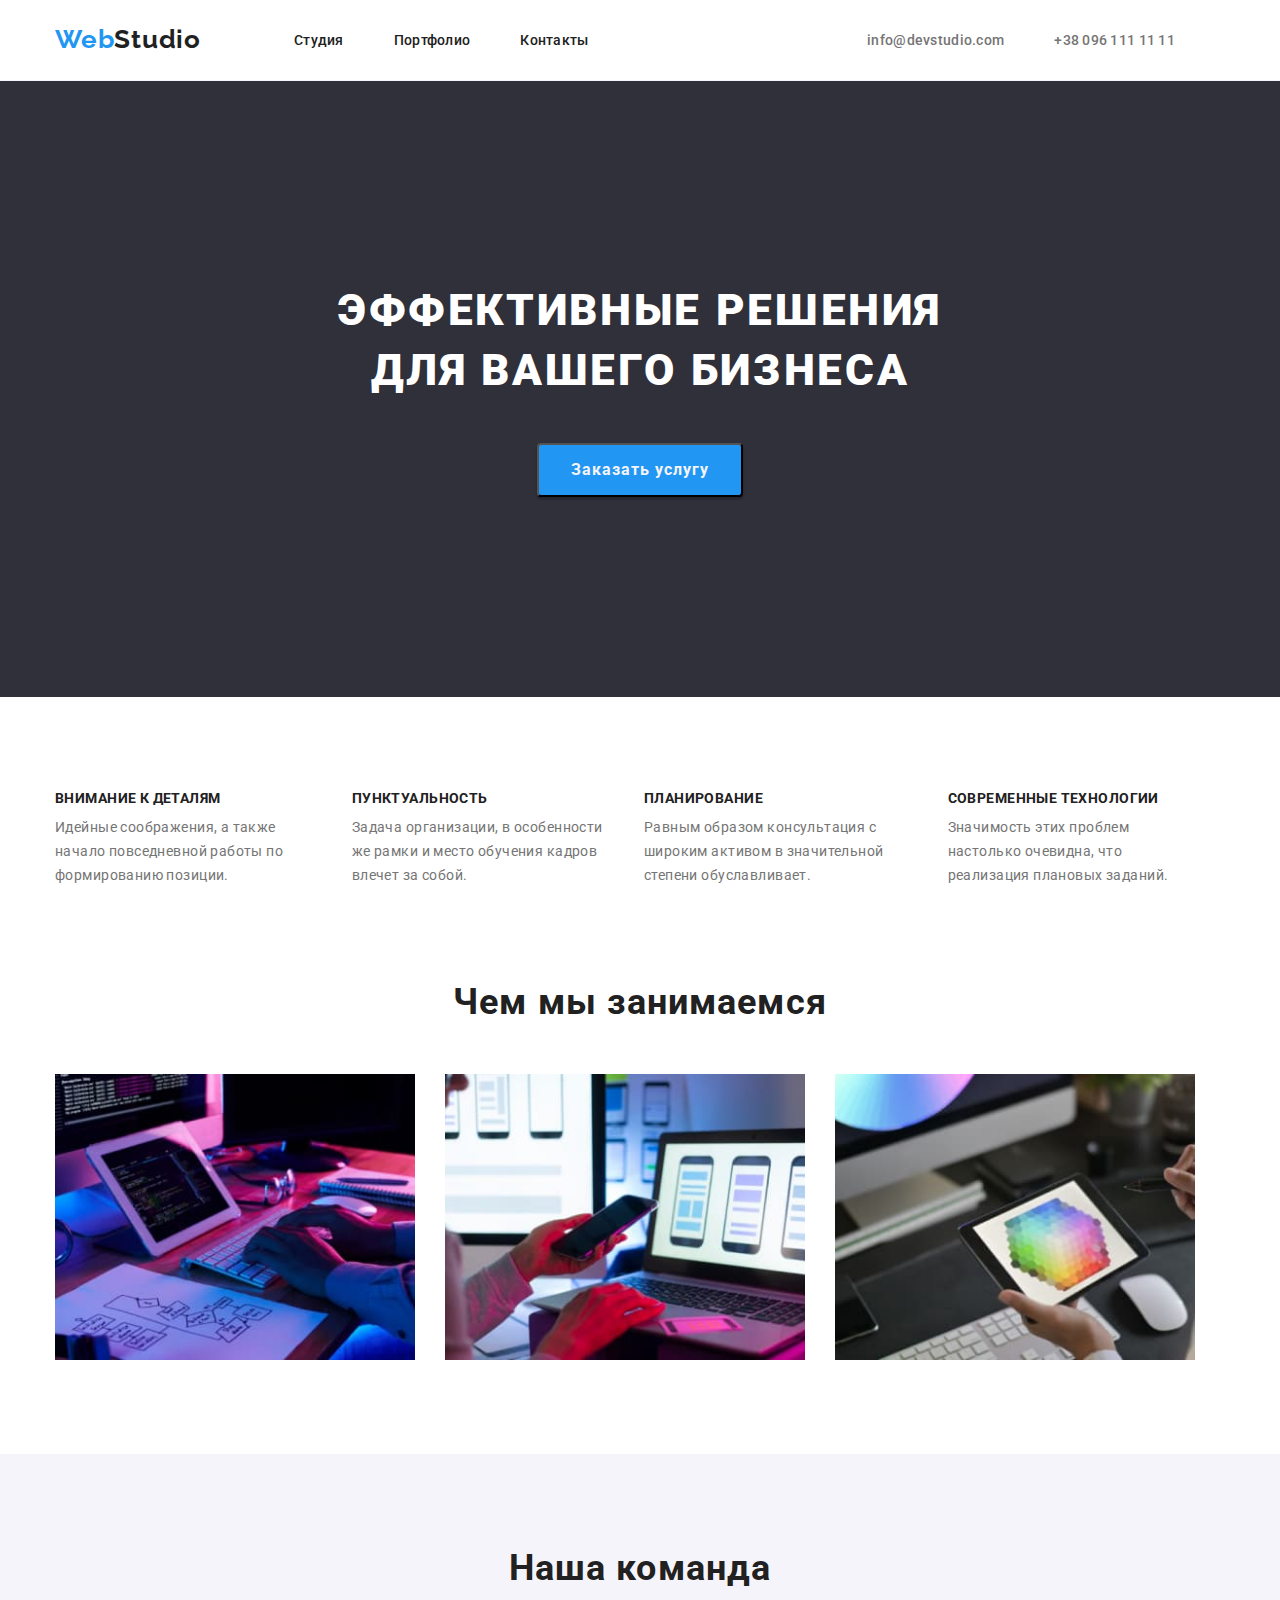
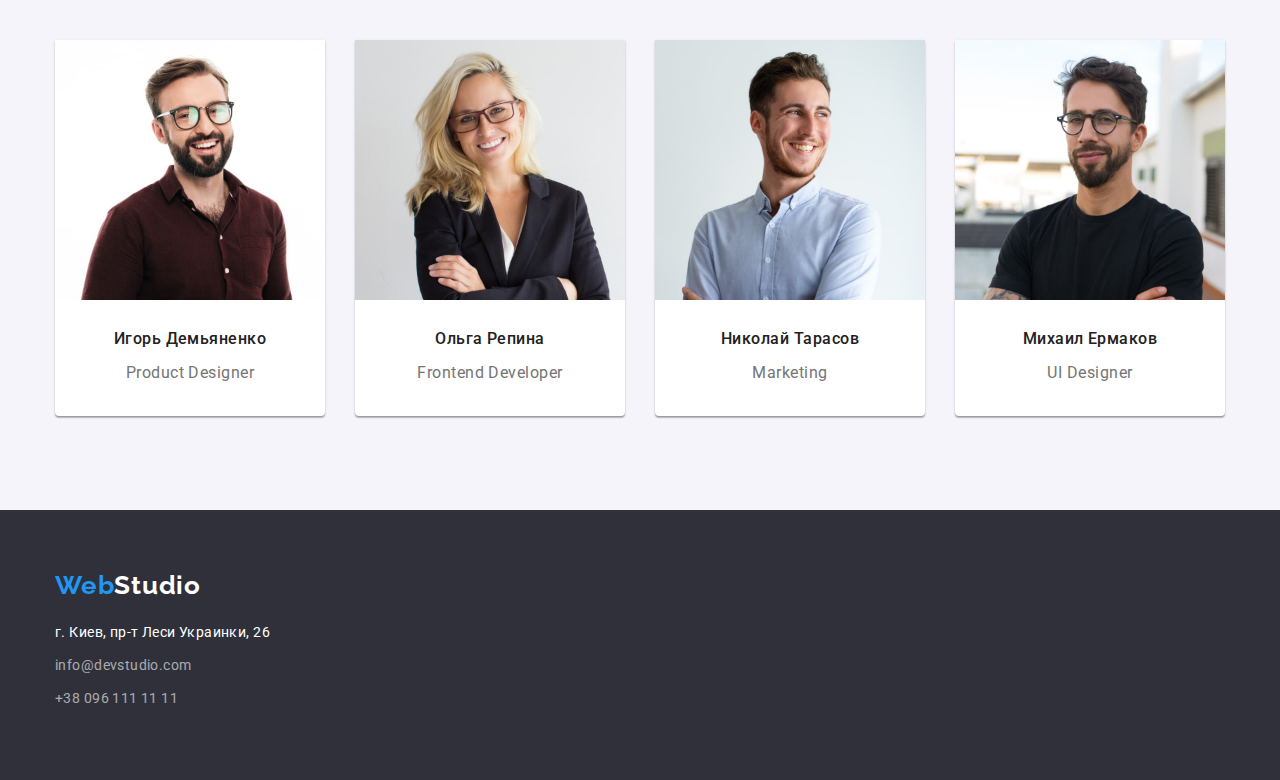
<file: index.html>
<!DOCTYPE html>
<html lang="ru">
<head>
    <meta charset="UTF-8">
    <meta http-equiv="X-UA-Compatible" content="IE=edge">
    <meta name="viewport" content="width=device-width, initial-scale=1.0">
    <title>Document</title>
    <link rel="preconnect" href="https://fonts.googleapis.com">
    <link rel="preconnect" href="https://fonts.gstatic.com" crossorigin>
    <link href="https://fonts.googleapis.com/css2?family=Raleway:wght@700&family=Roboto:wght@400;500;700;900&display=swap" rel="stylesheet">
    <link rel="stylesheet" href="./css/modern-normalize.css">
    <link rel="stylesheet" href="./css/style.css">
</head>
<body>
    <!--header-->
    <header class="header">
        <div class="container header-container">
            <nav class="header-nav">
             <a class="link header-logo" lang="en" href=""><span class="logo-color-header">Web</span>Studio</a>
                <ul class="list header-list">
                    <li><a class="link header-link" href="./index.html">Студия</a></li>
                 <li><a class="link header-link" href="./portfolio.html">Портфолио</a></li>
                    <li><a class="link header-link" href="">Контакты</a></li>
               </ul>
         </nav>
            <div class="header-communication">
                <ul class="list header-contacts">
                    <li>
                        <a class="link header-contact" href="mailto:info@devstudio.com">info@devstudio.com</a>
                    </li>
                   <li>
                       <a class="link header-contact" href="tel:+380961111111">+38 096 111 11 11</a>
                   </li>
               </ul>
            </div>
        </div>
    </header>
    <main>
        <!--hero-->
        <section class="hero section">
            <div class="conteiner hero-container">
            <h1 class="hero-text">ЭФФЕКТИВНЫЕ РЕШЕНИЯ ДЛЯ ВАШЕГО БИЗНЕСА</h1>
            <button type="button" class="button hero-btn">Заказать услугу</button>
            </div>
        </section>
        <!--under_hero-->
        <section class="section">
            <div class="container uh-section">
                <h2 hidden>особенности</h2>
                     <ul class="list uh-list">
                      <li class="uh-title-list">
                          <h3 class="uh-title">ВНИМАНИЕ К ДЕТАЛЯМ</h3>
                         <p class="uh-item">Идейные соображения, а также начало повседневной работы по формированию позиции.</p>
                     </li>
                      <li class="uh-title-list">
                          <h3 class="uh-title">ПУНКТУАЛЬНОСТЬ</h3>
                         <p class="uh-item">Задача организации, в особенности же рамки и место обучения кадров влечет за собой.</p>
                     </li>
                       <li class="uh-title-list">
                          <h3 class="uh-title">ПЛАНИРОВАНИЕ</h3>
                          <p class="uh-item">Равным образом консультация с широким активом в значительной степени обуславливает.</p>
                      </li>
                      <li class="uh-title-list">
                         <h3 class="uh-title">СОВРЕМЕННЫЕ ТЕХНОЛОГИИ</h3>
                         <p class="uh-item">Значимость этих проблем настолько очевидна, что реализация плановых заданий.</p>
                     </li>
                 </ul>
            </div>
        </section>
        <!--work-->
        <section class="section work-section">
            <div class="container">
                 <h2 class="paragraph work-paragraph">Чем мы занимаемся</h2>
                 <ul class="list work-item">
                     <li class="work-item-picture">
                         <img src="./images/pc.jpg" alt="пк" width="370" height="294">
                     </li>
                     <li class="work-item-picture">
                         <img src="./images/smartphone.jpg" alt="смартфон" width="370" height="294">
                     </li>
                      <li class="work-item-picture">
                          <img src="./images/tablet.jpg" alt="планшет" width="370" height="294">
                     </li>
                 </ul>
            </div>
        </section>
        <!--team-->
        <section class="section team-section">
            <div class="container">
                <h2 class="paragraph team-paragraph">Наша команда</h2>
                <div class="container-member">
                <ul class="list team-list">
                    <li class="team-member-list">
                        <img src="./images/demyanenko.jpg" alt="демьяненко" width="270" height="260">
                        <h3 class="team-title">Игорь Демьяненко</h3>
                        <p lang="en" class="team-member">Product Designer</p>
                    </li>
                    </ul>
                    <ul class="list team-list">
                    <li class="team-member-list">
                        <img src="./images/repina.jpg" alt="репина" width="270" height="260">
                        <h3 class="team-title">Ольга Репина</h3>
                        <p lang="en" class="team-member">Frontend Developer</p>
                    </li>
                    </ul>
                    <ul class="list team-list">
                    <li class="team-member-list">
                        <img src="./images/tarasov.jpg" alt="тарасов" width="270" height="260">
                        <h3 class="team-title">Николай Тарасов</h3>
                        <p lang="en" class="team-member">Marketing</p>
                    </li>
                    </ul>
                    <ul class="list team-list">
                    <li class="team-member-list">
                        <img src="./images/ermakov.jpg" alt="ермаков" width="270" height="260">
                        <h3 class="team-title">Михаил Ермаков</h3>
                        <p lang="en" class="team-member">UI Designer</p>
                    </li>
                    </ul>
                </div>
            </div>
        </section>
    </main>
    <footer class="footer">
        <section class="section section-footer">
            <div class="container container-footer">
                <a class="link footer-logo" lang="en" href=""><span class="logo-color-footer">Web</span>Studio</a>
                <address>
                    <ul class="list footer-list">
                        <li class="footer-link-list">
                            <a class="link footer-link" href="https://goo.gl/maps/SByHTxkLmD4HYPQ19">г. Киев, пр-т Леси Украинки, 26</a>
                        </li>
                        <li class="footer-link-list">
                            <a class="link footer-link adr" href="mailto:info@devstudio.com">info@devstudio.com</a>
                        </li>
                        <li class="footer-link-list">
                            <a class="link footer-link adr" href="tel:+380961111111">+38 096 111 11 11</a>
                        </li>
                    </ul>
                </address>
            </div>
        </section>
    </footer>
</body>

</html>
</file>
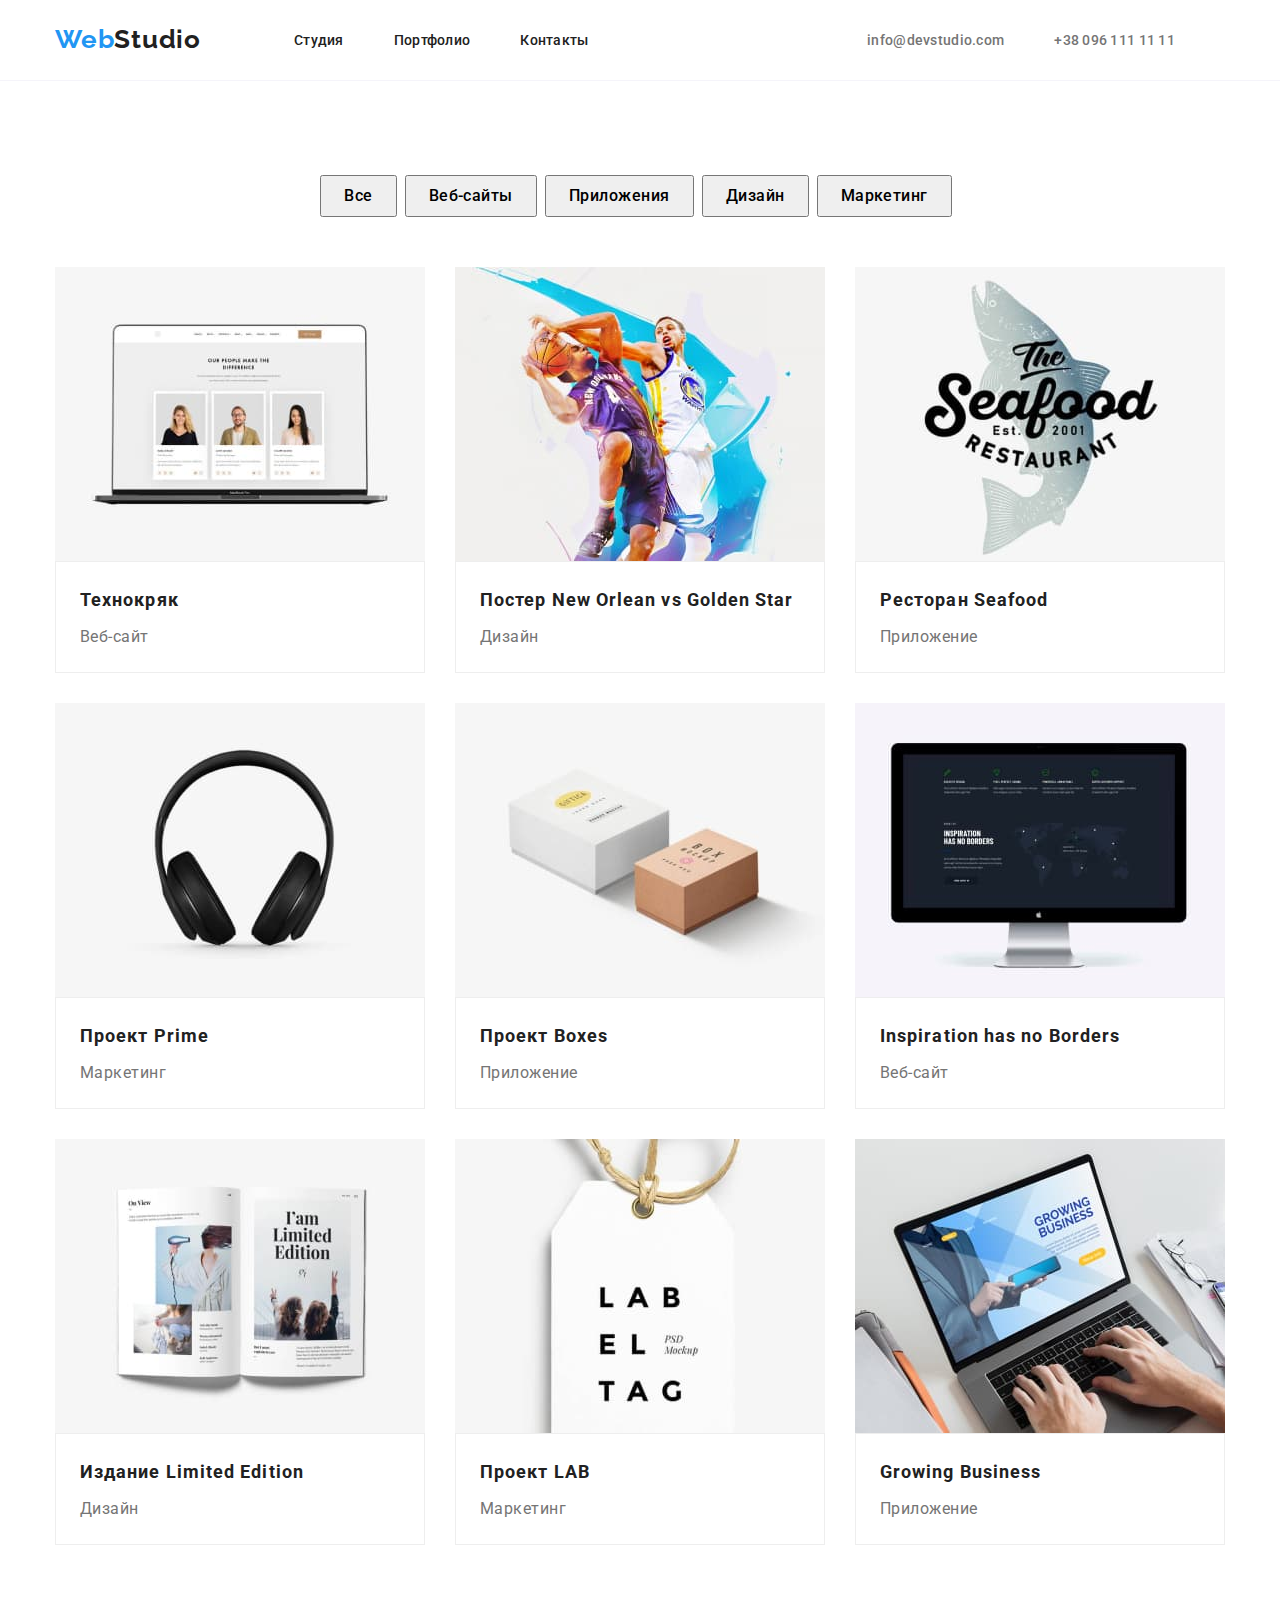
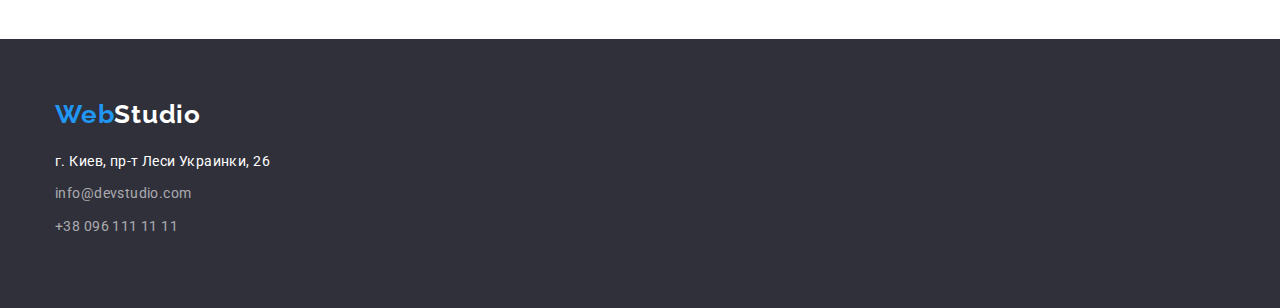
<file: portfolio.html>
<!DOCTYPE html>
<html lang="ru">

<head>
    <meta charset="UTF-8">
    <meta http-equiv="X-UA-Compatible" content="IE=edge">
    <meta name="viewport" content="width=device-width, initial-scale=1.0">
    <title>Document</title>
    <link rel="preconnect" href="https://fonts.googleapis.com">
    <link rel="preconnect" href="https://fonts.gstatic.com" crossorigin>
    <link
        href="https://fonts.googleapis.com/css2?family=Raleway:wght@700&family=Roboto:wght@400;500;700;900&display=swap"
        rel="stylesheet">
    <link rel="stylesheet" href="./css/modern-normalize.css">
    <link rel="stylesheet" href="./css/style.css">
</head>

<body>
    <!--header-->
    <header class="header">
        <div class="container header-container">
            <nav class="header-nav">
                <a class="link header-logo" lang="en" href=""><span class="logo-color-header">Web</span>Studio</a>
                <ul class="list header-list">
                    <li><a class="link header-link" href="./index.html">Студия</a></li>
                    <li><a class="link header-link" href="./portfolio.html">Портфолио</a></li>
                    <li><a class="link header-link" href="">Контакты</a></li>
                </ul>
            </nav>
            <div class="header-communication">
                <ul class="list header-contacts">
                    <li>
                        <a class="link header-contact" href="mailto:info@devstudio.com">info@devstudio.com</a>
                    </li>
                    <li>
                        <a class="link header-contact" href="tel:+380961111111">+38 096 111 11 11</a>
                    </li>
                </ul>
            </div>
        </div>
    </header>
    <main>
        <section class="section">
            <div class="container">
                <!--works_buttons-->
                <ul class="list button-style">
                    <li class="btn-potfolio"><button type="button" class="button-list">Все</button></li>
                    <li class="btn-potfolio"><button type="button" class="button-list">Веб-сайты</button></li>
                    <li class="btn-potfolio"><button type="button" class="button-list">Приложения</button></li>
                    <li class="btn-potfolio"><button type="button" class="button-list">Дизайн</button></li>
                    <li class="btn-potfolio"><button type="button" class="button-list">Маркетинг</button></li>
                </ul>
                <!--our_works-->
                <ul class="list work-portfolio">
                    <li class="work-portfolio-link">
                        <div>
                            <a href="" class="link link-portfolio">
                                <img src="./images/second_list/technocr.jpg" alt="технокряк" width="370" height="294">
                                <div class="description-works">
                                    <h3 class="works-title">Технокряк</h3>
                                    <p class="works-item">Веб-сайт</p>
                                </div>
                        </div>
                        </a>
                    </li>
                    <li class="work-portfolio-link">
                        <div>
                            <a href="" class="link">
                                <img src="./images/second_list/design.jpg" alt="постер" width="370" height="294">
                                <div class="description-works">
                                    <h3 class="works-title">Постер <span lang="en">New Orlean vs Golden Star</span></h3>
                                     <p class="works-item">Дизайн</p>
                                </div>
                            </a>
                        </div>
                    </li>
                    <li class="work-portfolio-link">
                        <div>
                            <a href="" class="link">
                                <img src="./images/second_list/application.jpg" alt="ресторан" width="370" height="294">
                            <div class="description-works">
                                <h3 class="works-title">Ресторан <span lang="en">Seafood</span></h3>
                                <p class="works-item">Приложение</p>
                            </div>
                            </a>
                        </div>
                    </li>
                    <li class="work-portfolio-link">
                        <div>
                            <a href="" class="link">
                                <img src="./images/second_list/marketing.jpg" alt="наушники" width="370" height="294">
                                <div class="description-works">
                                    <h3 class="works-title">Проект <span lang="en">Prime</span></h3>
                                    <p class="works-item">Маркетинг</p>
                                </div>
                            </a>
                        </div>
                    </li>
                    <li class="work-portfolio-link">
                        <div>
                            <a href="" class="link">
                                <img src="./images/second_list/appl_block.jpg" alt="блоки" width="370" height="294">
                                <div class="description-works">
                                    <h3 class="works-title">Проект <span lang="en">Boxes</span></h3>
                                    <p class="works-item">Приложение</p>
                                </div>
                            </a>
                        </div>
                    </li>
                    <li class="work-portfolio-link">
                        <div>
                            <a href="" class="link">
                                <img src="./images/second_list/web_site.jpg" alt="веб-сайт" width="370" height="294">
                                <div class="description-works">
                                    <h3 class="works-title" lang="en">Inspiration has no Borders</h3>
                                    <p class="works-item">Веб-сайт</p>
                                </div>
                            </a>
                        </div>
                    </li>
                    <li class="work-portfolio-link">
                        <div>
                            <a href="" class="link">
                                <img src="./images/second_list/design_book.jpg" alt="книга" width="370" height="294">
                                <div class="description-works">
                                    <h3 class="works-title">Издание <span lang="en">Limited Edition</span></h3>
                                    <p class="works-item">Дизайн</p>
                                </div>
                            </a>
                        </div>
                    </li>
                    <li class="work-portfolio-link">
                        <div>
                            <a href="" class="link">
                                <img src="./images/second_list/marketinng_label.jpg" alt="лейбел" width="370"
                                    height="294">
                                <div class="description-works">
                                    <h3 class="works-title">Проект <span lang="en">LAB</span></h3>
                                    <p class="works-item">Маркетинг</p>
                                </div>
                            </a>
                        </div>
                    </li>
                    <li class="work-portfolio-link">
                        <div>
                            <a href="" class="link">
                                <img src="./images/second_list/appl_laptop.jpg" alt="ноутбук" width="370" height="294">
                                <div class="description-works">
                                    <h3 class="works-title" lang="en">Growing Business</h3>
                                    <p class="works-item">Приложение</p>
                                </div>
                            </a>
                        </div>
                    </li>
                </ul>
            </div>
        </section>
    </main>
    <footer class="footer">
        <section class="section section-footer">
            <div class="container container-footer">
                <a class="link footer-logo" lang="en" href=""><span class="logo-color-footer">Web</span>Studio</a>
                <address>
                    <ul class="list footer-list">
                        <li class="footer-link-list">
                            <a class="link footer-link" href="https://goo.gl/maps/SByHTxkLmD4HYPQ19">г. Киев, пр-т Леси
                                Украинки, 26</a>
                        </li>
                        <li class="footer-link-list">
                            <a class="link footer-link adr" href="mailto:info@devstudio.com">info@devstudio.com</a>
                        </li>
                        <li class="footer-link-list">
                            <a class="link footer-link adr" href="tel:+380961111111">+38 096 111 11 11</a>
                        </li>
                    </ul>
                </address>
            </div>
        </section>
    </footer>
</body>

</html>
</file>
<file: css/style.css>
:root {
  --main-text-color: #757575;
  --accent-text-color: #212121;
  --second-text-color: #fff;
  --active-text-color: #2196f3;
  --main-button-color: #2196f3;
  --background-team: #f5f4fa;
}
p,
h1,
h2,
h3,
h4,
h5,
h6 {
  margin: 0;
}

ul {
  margin: 0;
  padding: 0;
}

img {
  display: block;
  max-width: 100%;
  height: auto;
}

body {
  font-family: "roboto", "sans-serif";
}

.list {
  list-style: none;
}

.link {
  text-decoration: none;
  font-style: normal;
}

.container {
  width: 1200px;
  padding-left: 15px;
  padding-right: 15px;
  margin: 0 auto;
}

.section {
  padding-top: 94px;
  padding-bottom: 94px;
}

/*header*/
.header {
  border-bottom: 1px solid var(--background-team);
}

.header-link {
  font-weight: 500;
  font-size: 14px;
  line-height: 1.14;
  letter-spacing: 0.02em;
  color: var(--accent-text-color);
  padding-top: 32px;
  padding-bottom: 32px;
}

.header-link:not(last child),
.header-contact:not(last child) {
  margin-right: 50px;
}

.header-list :hover,
.header-list :focus {
  color: var(--active-text-color);
}
.header-nav {
  display: flex;
  align-items: center;
}

.header-container {
  display: flex;
  align-items: center;
}

.header-list {
  display: flex;
}

.header-communication {
  margin-left: auto;
}

.header .header-contact {
  font-weight: 500;
  font-size: 14px;
  line-height: 1.14;
  color: var(--main-text-color);
  letter-spacing: 0.02em;
}

.header-contacts :hover,
.header-contacts :focus {
  color: var(--active-text-color);
}

.header-contact {
  padding-top: 32px;
  padding-bottom: 32px;
}

.header-contacts {
  display: flex;
}

.header-logo {
  font-family: Raleway;
  font-weight: 700;
  font-size: 26px;
  line-height: 1.19;
  letter-spacing: 0.03em;
  color: var(--accent-text-color);
  margin-right: 93px;
  padding-top: 24px;
  padding-bottom: 25px;
}

.logo-color-header {
  color: var(--active-text-color);
}

/*------main-----*/
.hero {
  background-color: #2f303a;
  font-weight: 900;
  font-size: 44px;
  line-height: 1.36;
  letter-spacing: 0.06em;
  color: var(--second-text-color);
  padding-top: 200px;
  padding-bottom: 200px;
  text-align: center;
}

.hero-container {
  flex-grow: 1;
}

.hero-text {
  font-family: Roboto;
  font-weight: 900;
  font-size: 44px;
  line-height: 1.36;
  margin-bottom: 30px;
  width: 696px;
  margin-left: auto;
  margin-right: auto;
}

.button {
  font-family: inherit;
  font-weight: 700;
  font-size: 16px;
  line-height: 1.87;
  letter-spacing: 0.06em;
  color: var(--accent-text-color);
}
.hero-btn {
  padding: 10px 32px 10px 32px;
  min-width: 200px;
  min-height: 50px;
  color: var(--background-team);
  background-color: var(--active-text-color);
  box-shadow: 0px 3px 1px rgba(0, 0, 0, 0.1), 0px 1px 2px rgba(0, 0, 0, 0.08),
    0px 2px 2px rgba(0, 0, 0, 0.12);
  border-radius: 4px;
}

.hero-btn:focus,
.hero-btn:hover {
  color: var(--second-text-color);
  background: var(--main-button-color);
  box-shadow: 0px 3px 1px rgba(0, 0, 0, 0.1), 0px 1px 2px rgba(0, 0, 0, 0.08),
    0px 2px 2px rgba(0, 0, 0, 0.12);
  border-radius: 4px;
}

.button-list {
  font-family: inherit;
  font-weight: 500;
  font-size: 16px;
  line-height: 1.62;
  letter-spacing: 0.03em;
  cursor: pointer;
  padding: 6px 22px;
}

/*under-hero*/

.uh-section {
  display: flex;
}

.uh-list {
  display: flex;
}

.uh-title {
  font-weight: 700;
  font-size: 14px;
  line-height: 1.14;
  letter-spacing: 0.03em;
  color: var(--accent-text-color);
  margin-bottom: 10px;
}

.uh-item {
  font-size: 14px;
  line-height: 1.71;
  letter-spacing: 0.03em;
  color: var(--main-text-color);
}

.work-item-picture:not(last child),
.uh-title-list:not(last child) {
  margin-right: 30px;
}

/*work*/

.paragraph {
  font-weight: 700;
  font-size: 36px;
  line-height: 1.16;
  letter-spacing: 0.03em;
  color: var(--accent-text-color);
  margin-bottom: 50px;
}
.work-section {
  padding-top: 0px;
}

.work-paragraph {
  text-align: center;
}

.work-item {
  display: flex;
  text-align: center;
}

/*---work-buttons---*/

.button-style {
  display: flex;
  justify-content: center;
  margin-bottom: 50px;
  border-radius: 4px;
  cursor: pointer;
}
.button-list:focus,
.button-list:hover {
  color: var(--second-text-color);
  background: var(--main-button-color);
  box-shadow: 0px 3px 1px rgba(0, 0, 0, 0.1), 0px 1px 2px rgba(0, 0, 0, 0.08),
    0px 2px 2px rgba(0, 0, 0, 0.12);
  border-radius: 4px;
}

.btn-potfolio:not(last child) {
  padding-right: 8px;
}

/*our-works*/

.work-portfolio {
  display: flex;
  flex-wrap: wrap;
}

.work-portfolio-link {
  margin-right: 30px;
}

.work-portfolio-link:nth-child(3n) {
  margin-right: 0px;
}

.work-portfolio-link:nth-child(-n + 6) {
  margin-bottom: 30px;
}
.description-works {
  padding: 20px 24px;
  background: #ffffff;
  border: 1px solid #eeeeee;
  box-sizing: border-box;
}

.works-title {
  font-weight: 700;
  font-size: 18px;
  line-height: 2;
  letter-spacing: 0.06em;
  color: var(--accent-text-color);
}

.works-item {
  font-weight: 400;
  font-size: 16px;
  line-height: 1.87;
  letter-spacing: 0.03em;
  color: var(--main-text-color);
  padding-top: 4px;
}
/*team*/
.team-list {
  display: flex;
}

.container-member {
  display: flex;
  justify-content: space-between;
}

.team-paragraph {
  text-align: center;
}

.team-section {
  background-color: var(--background-team);
  display: flex;
}

.team-title {
  font-weight: 500;
  font-size: 16px;
  line-height: 1.18;
  letter-spacing: 0.03em;
  color: var(--accent-text-color);
  margin-top: 30px;
}
.team-member-list {
  padding-bottom: 30px;
  background: var(--second-text-color);
  box-shadow: 0px 1px 3px rgba(0, 0, 0, 0.12), 0px 1px 1px rgba(0, 0, 0, 0.14),
    0px 2px 1px rgba(0, 0, 0, 0.2);
  border-radius: 0px 0px 4px 4px;
  text-align: center;
}

.team-member {
  font-style: regular;
  font-size: 16px;
  line-height: 1.71;
  letter-spacing: 0.03em;
  color: var(--main-text-color);
  margin-top: 10px;
}

/*footer*/
.footer {
  background-color: #2f303a;
}

.section-footer {
  padding: 60px 0;
}

.container-footer {
  display: flex;
  flex-direction: column;
  align-items: flex-start;
}

.footer-logo {
  font-family: Raleway;
  font-weight: 700;
  font-size: 26px;
  line-height: 1.19;
  letter-spacing: 0.03em;
  color: var(--second-text-color);
  padding-bottom: 20px;
}

.logo-color-footer {
  color: var(--active-text-color);
}

.footer-link {
  font-weight: normal;
  font-size: 14px;
  line-height: 1.71;
  letter-spacing: 0.03em;
  color: var(--second-text-color);
}

.footer-link-list:not(last child) {
  margin-bottom: 9px;
}

.adr {
  color: rgba(255, 255, 255, 0.6);
}

.footer-list :hover,
.footer-list :focus {
  color: var(--active-text-color);
}
</file>
